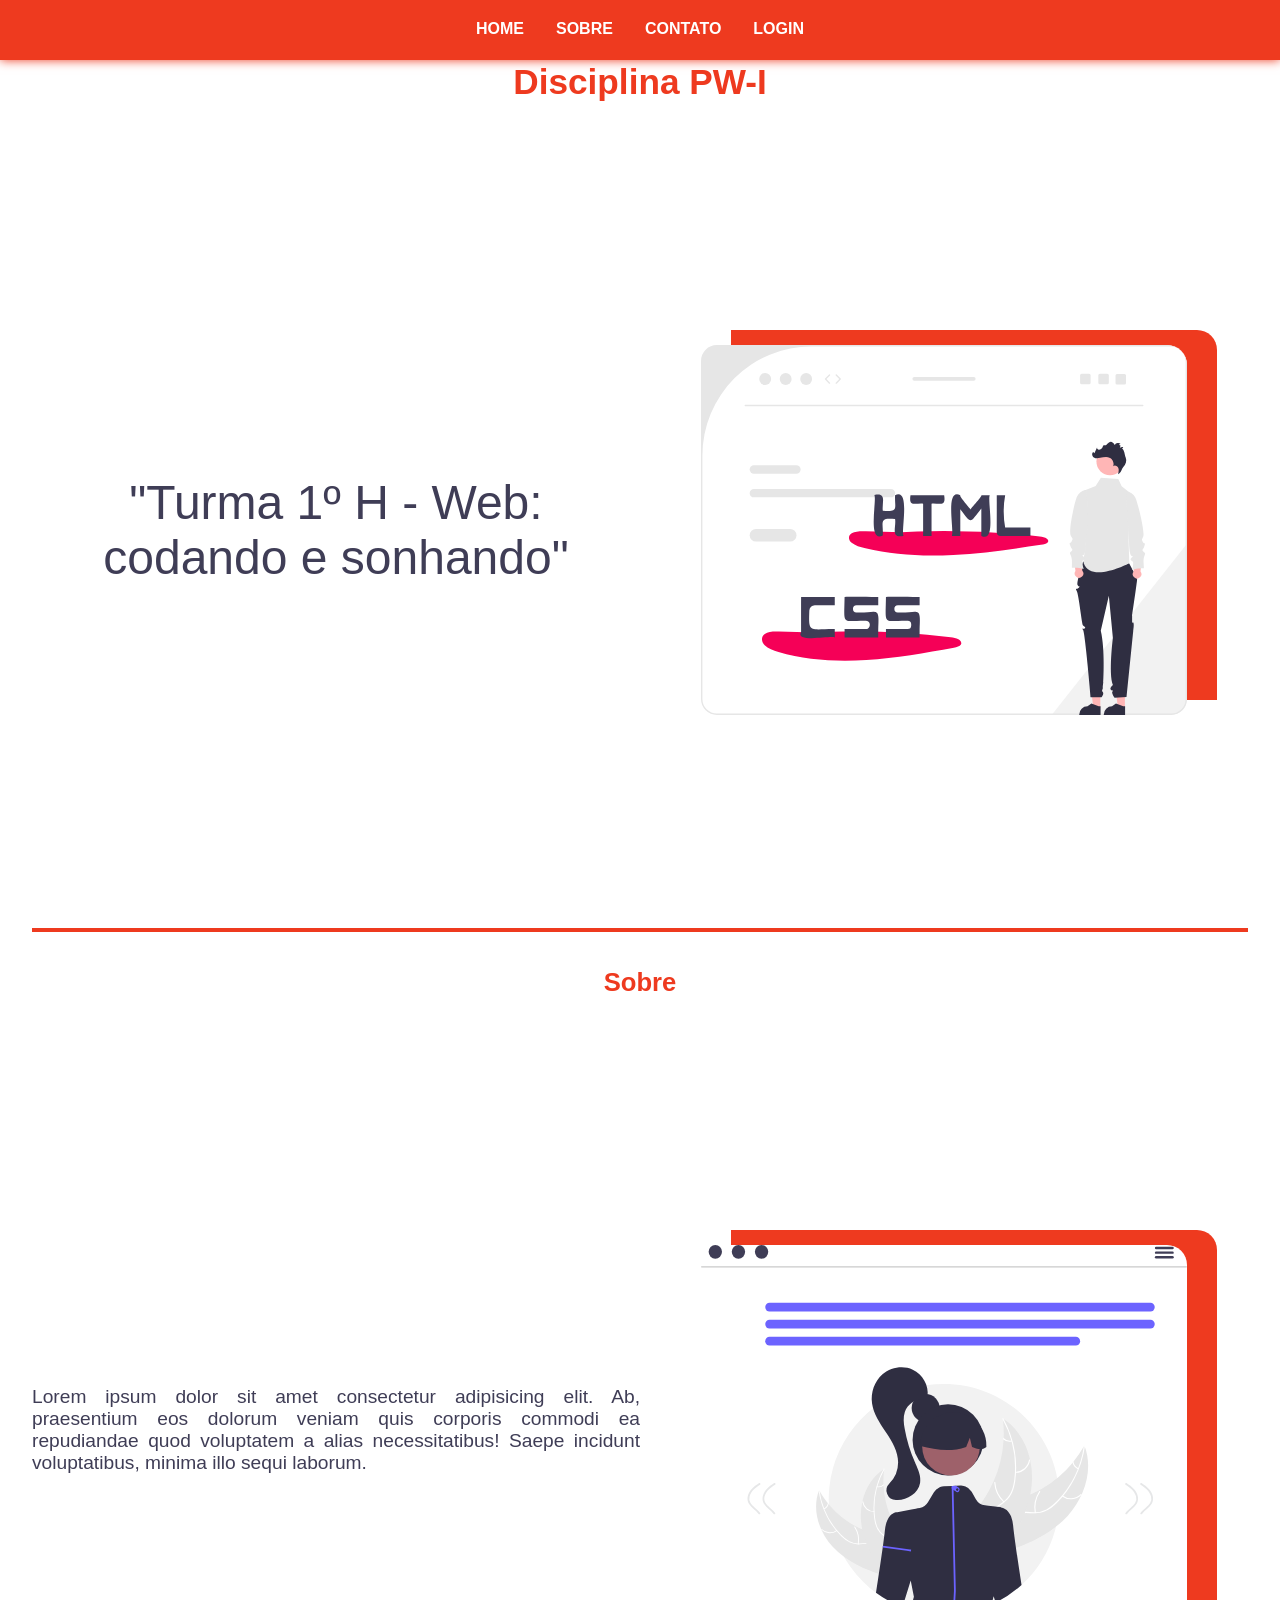
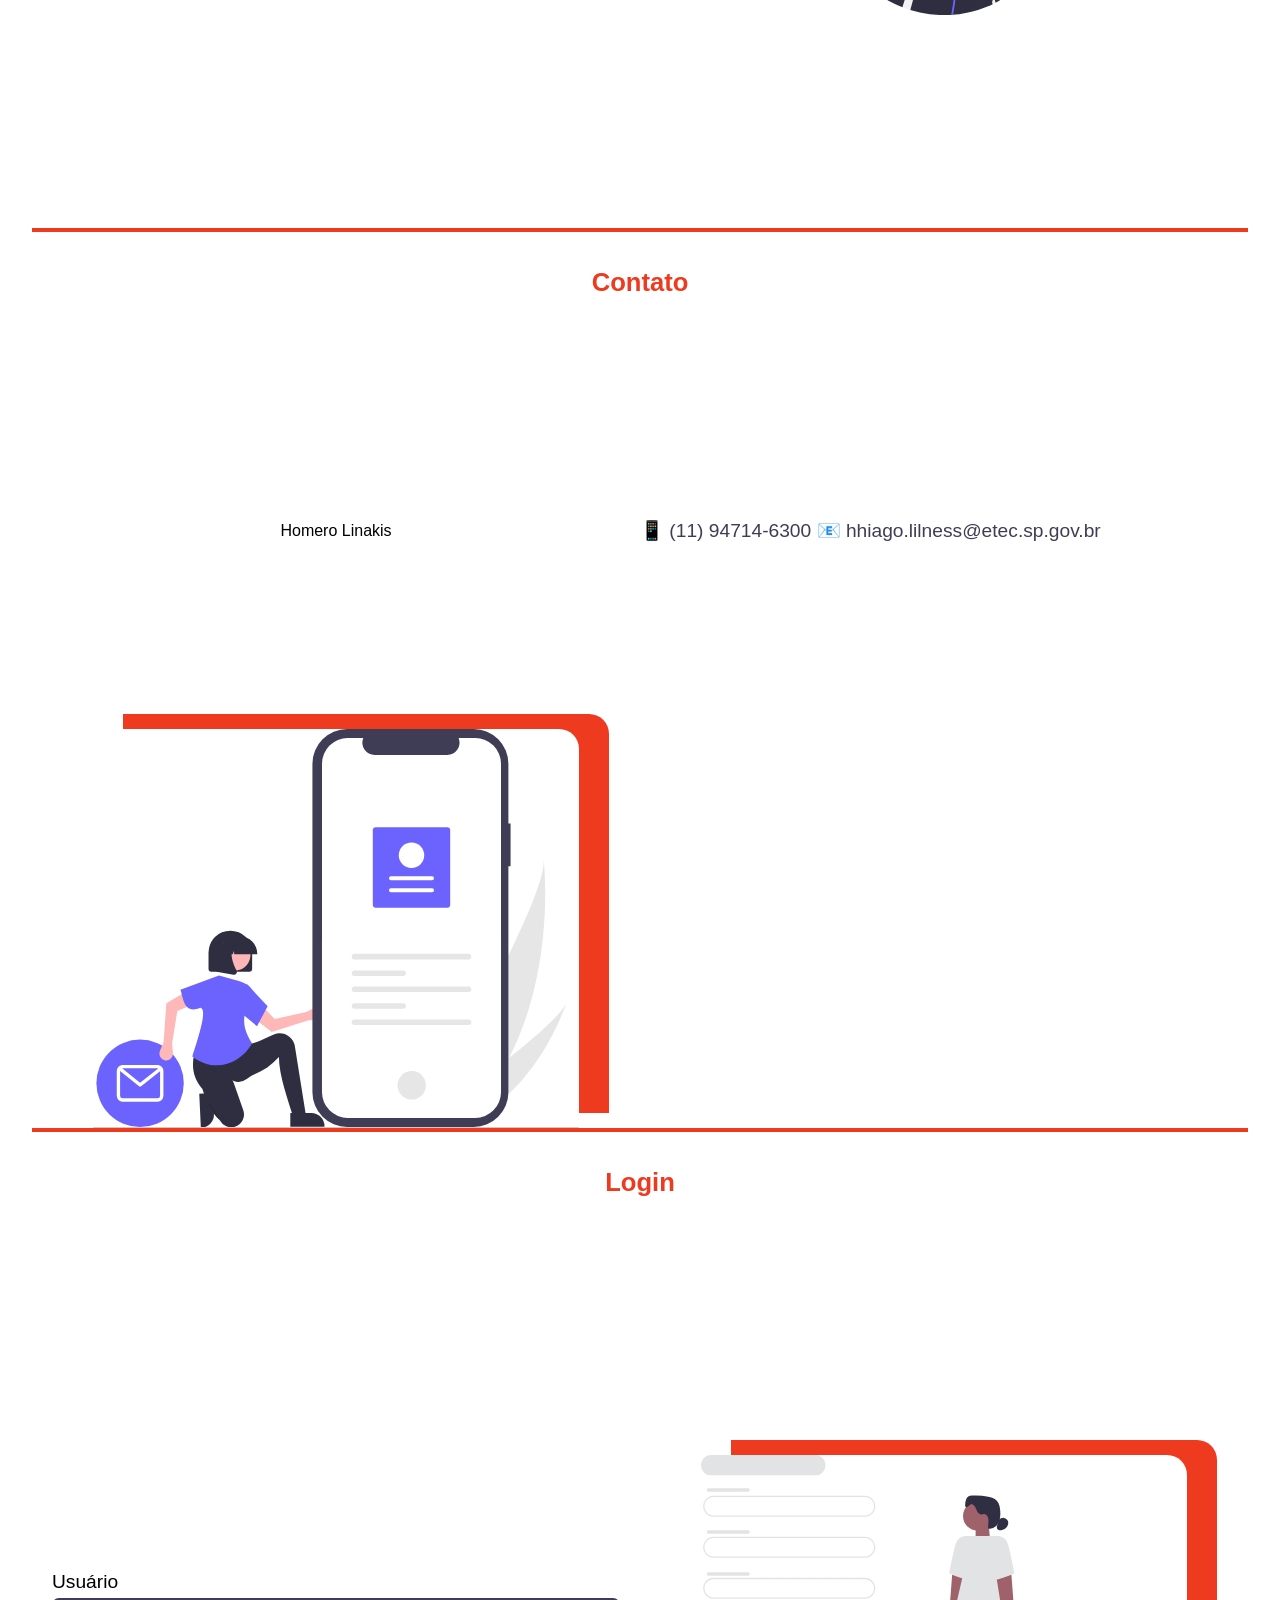
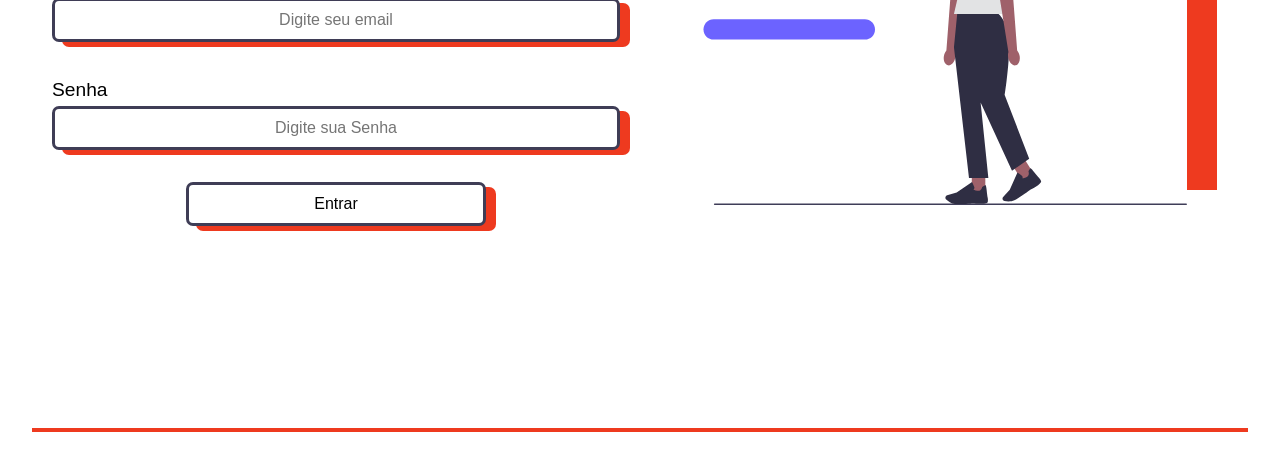
<file: listas/lista 10/index.html>
<!DOCTYPE html>
<html lang="pt-br">
<head>
    <meta charset="UTF-8">
    <meta name="viewport" content="width=device-width, initial-scale=1.0">
    <link rel="stylesheet" href="https://cdnjs.cloudflare.com/ajax/libs/font-awesome/6.7.2/css/all.min.css" integrity="sha512-Evv84Mr4kqVGRNSgIGL/F/aIDqQb7xQ2vcrdIwxfjThSH8CSR7PBEakCr51Ck+w+/U6swU2Im1vVX0SVk9ABhg==" 
    crossorigin="anonymous" referrerpolicy="no-referrer" />
    <link rel="stylesheet" href="style.css">
    <title>Document</title>
</head>
<body>
    <!--Cabeçalho com navegador-->
    <header>
        <label class="toggle" for="menu-toggle"><i class="fa-solid fa-bars"></i></label>
        <input type="checkbox" name="" id="menu-toggle">
        <nav>
            <label class="toggle" for="menu-toggle"><i class="fa-solid fa-xmark"></i></label>
            <ul>
                <a href="#home"><li>home</li></a>
                <a href="#about"><li>sobre</li></a>
                <a href="#contact"><li>contato</li></a>
                <a href="#login"><li>login</li></a>
            </ul>
        </nav>
    </header>
    <!--Conteudo principal da pagina-->
    <main>
        <section id="home">
            <h1>Disciplina PW-I</h1>
            <p>"Turma 1º H - Web: codando e sonhando"</p>
            <img src="./assets/undraw_static-website_x3tn.svg" alt="">
        </section>
        <section id="about">
            <h2>Sobre</h2>
            <p>Lorem ipsum dolor sit amet consectetur adipisicing elit. Ab, 
                praesentium eos dolorum veniam quis corporis commodi ea 
                repudiandae quod voluptatem a alias necessitatibus! 
                Saepe incidunt voluptatibus, minima illo sequi laborum.</p>
                <img src="./assets/undraw_about-me_5990.svg" alt="">
        </section>
        <section id="contact">
            <h2>Contato</h2>
            Homero Linakis <br>
            <p>
                📱 (11) 94714-6300
                📧 hhiago.lilness@etec.sp.gov.br
            </p>
            <img src="./assets/undraw_personal-email_hfut.svg" alt="">
        </section>

        <section id="login">
            <h2>Login</h2>
            <form action="" class="form-login">
                <label for="">Usuário</label>
                <input type="email" placeholder="Digite seu email">
                <label for="">Senha</label>
                <input type="password" placeholder="Digite sua Senha">
                <input type="button" value="Entrar">
            </form>
            <img src="./assets/undraw_sign-up_z2ku.svg" alt="">
        </section>
    </main>
</body>
</html>
</file>
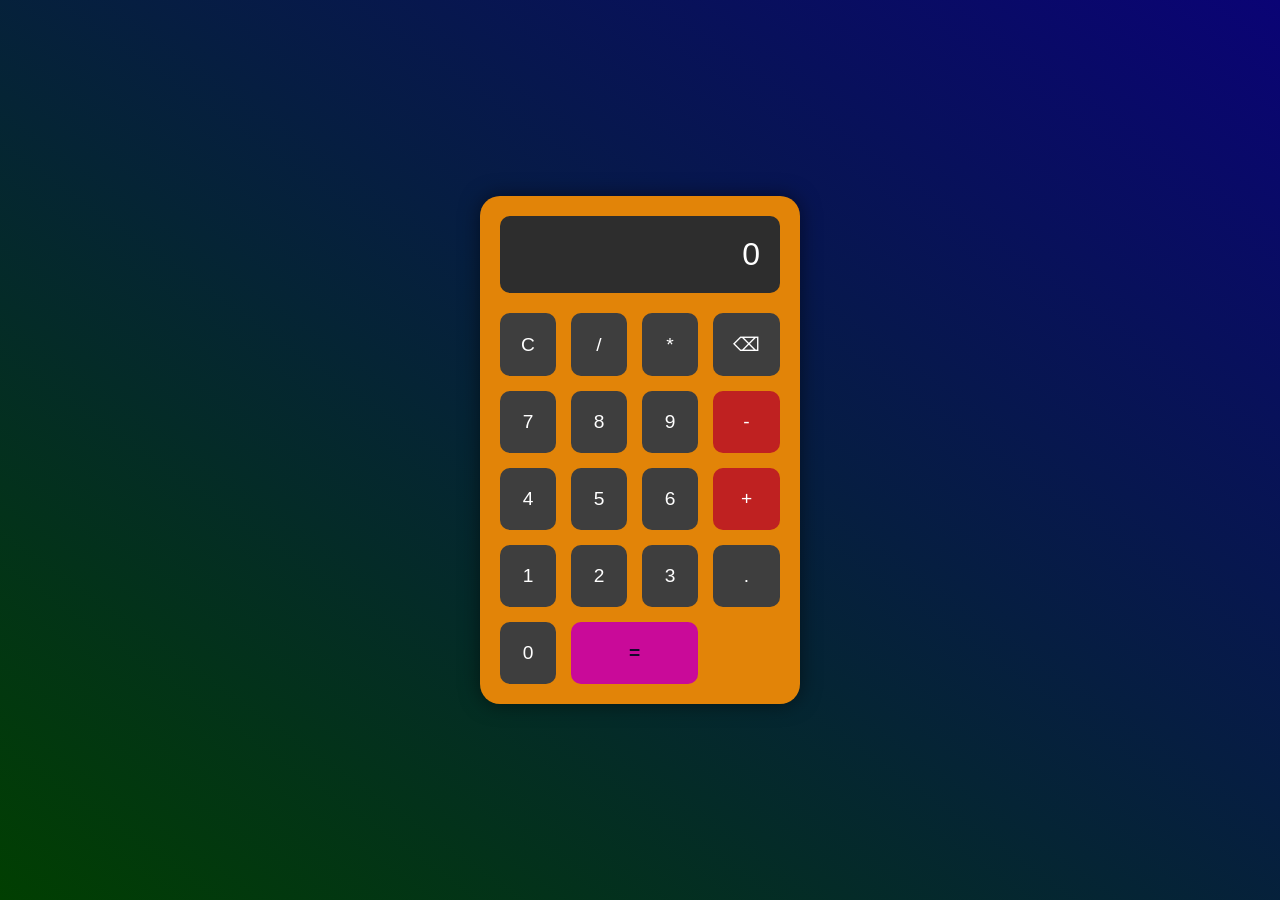
<file: pwI-lista-9/calculadora/index.html>
<!DOCTYPE html>
<html lang="pt-br">
<head>
    <meta charset="UTF-8">
    <meta name="viewport" content="width=device-width, initial-scale=1.0">
    <link rel="stylesheet" href="style.css">
    <title>Calculadora</title>
</head>
<body>
    
    <div class="calculator">
        <div class="display" id="display">0</div>
        <div class="buttons">
            <button>C</button>
            <button>/</button>
            <button>*</button>
            <button>⌫</button>

            <button>7</button>
            <button>8</button>
            <button>9</button>
            <button class="operator">-</button>

            <button>4</button>
            <button>5</button>
            <button>6</button>
            <button class="operator">+</button>

            <button>1</button>
            <button>2</button>
            <button>3</button>
            <button>.</button>

            <button>0</button>
            <button class="equal">=</button>
        </div>
    </div>

</body>
</html>
</file>
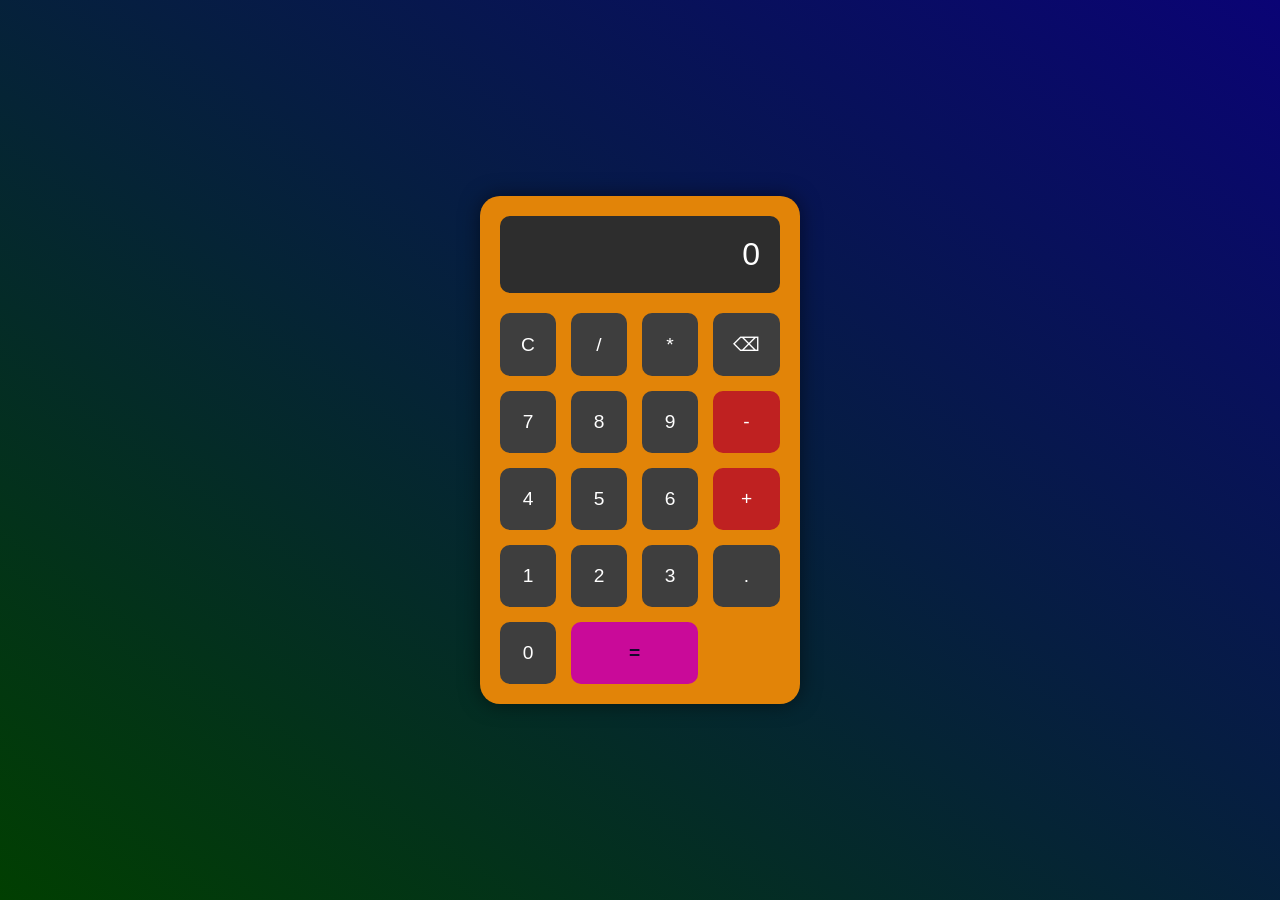
<file: html e css/calculadora.html>
<!DOCTYPE html>
<html lang="pt-br">
<head>
    <meta charset="UTF-8">
    <meta name="viewport" content="width=device-width, initial-scale=1.0">
    <link rel="stylesheet" href="style.css">
    <title>Calculadora</title>
</head>
<body>
    
    <div class="calculator">
        <div class="display" id="display">0</div>
        <div class="buttons">
            <button>C</button>
            <button>/</button>
            <button>*</button>
            <button>⌫</button>

            <button>7</button>
            <button>8</button>
            <button>9</button>
            <button class="operator">-</button>

            <button>4</button>
            <button>5</button>
            <button>6</button>
            <button class="operator">+</button>

            <button>1</button>
            <button>2</button>
            <button>3</button>
            <button>.</button>

            <button>0</button>
            <button class="equal">=</button>
        </div>
    </div>

</body>
</html>
</file>
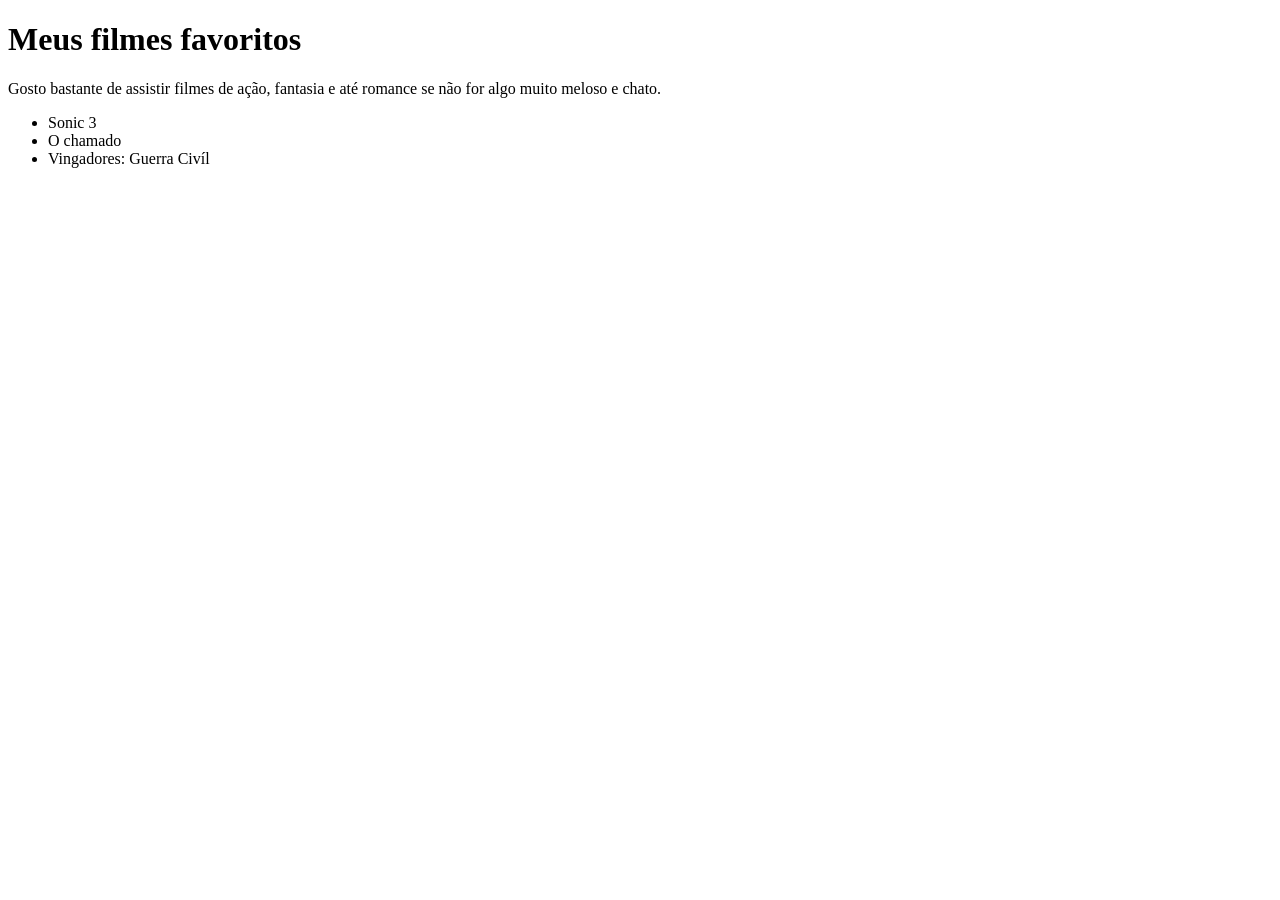
<file: html e css/l2e3.html>
<!DOCTYPE html>
<html lang="en">
<head>
    <meta charset="UTF-8">
    <meta name="viewport" content="width=device-width, initial-scale=1.0">
    <title>Document</title>
</head>
<body>
    <h1>Meus filmes favoritos</h1>
<p>Gosto bastante de assistir filmes de ação, fantasia e até romance se não for algo muito meloso e chato.</p>
<ul>
    <li>Sonic 3</li>
    <li>O chamado</li>
    <li>Vingadores: Guerra Civíl</li>
</ul>
</body>
</html>
</file>
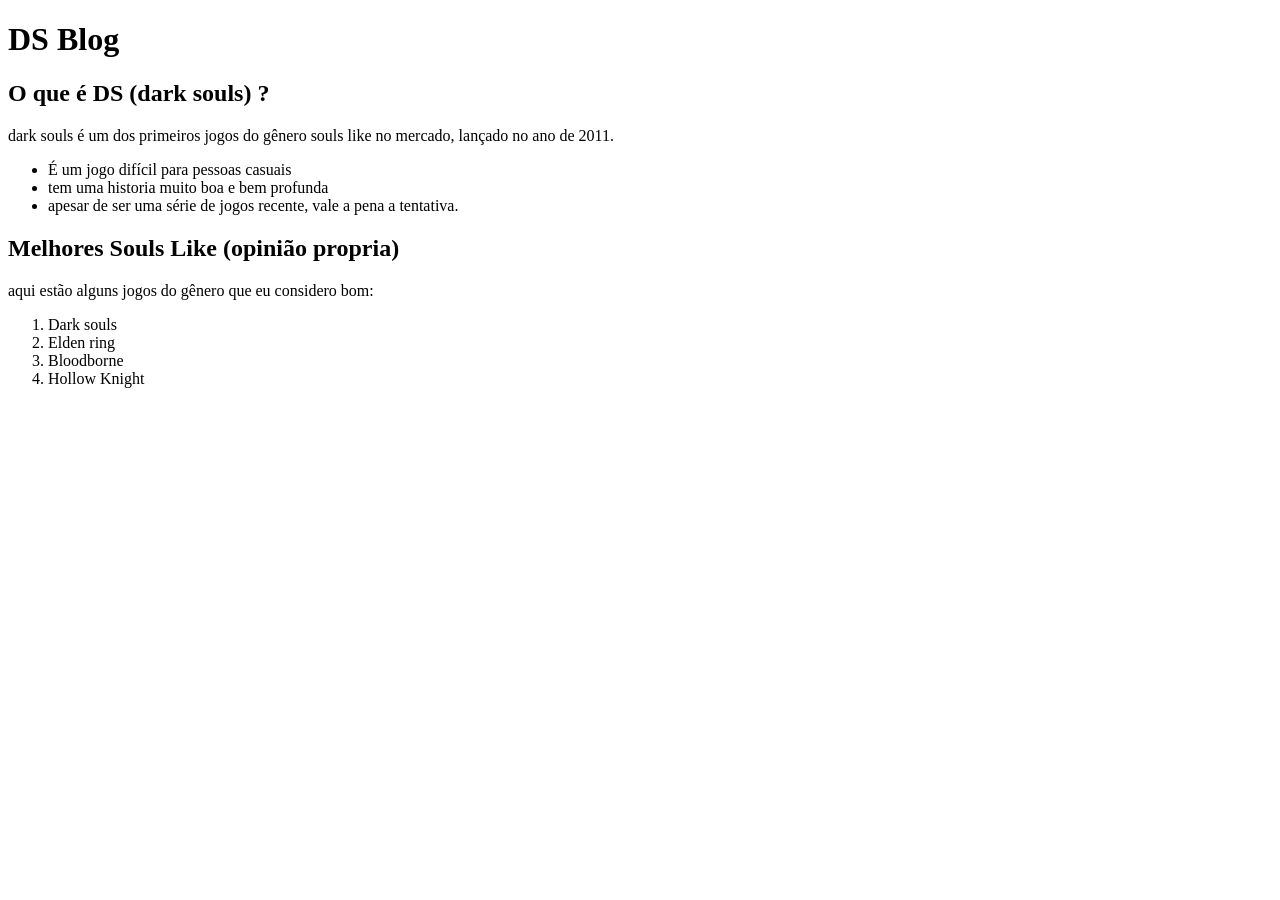
<file: html e css/l2e4.html>
<!DOCTYPE html>
<html lang="en">
<head>
    <meta charset="UTF-8">
    <meta name="viewport" content="width=device-width, initial-scale=1.0">
    <title>Document</title>
</head>
<body>
    <h1>DS Blog</h1>

<h2>O que é DS (dark souls) ?</h2>
<p>dark souls é um dos primeiros jogos do gênero souls like no mercado, lançado no ano de 2011.</p>
<ul>
    <li>É um jogo difícil para pessoas casuais</li>
    <li>tem uma historia muito boa e bem profunda</li>
    <li>apesar de ser uma série de jogos recente, vale a pena a tentativa.</li>
</ul>

<h2>Melhores Souls Like (opinião propria)</h2>
<p>aqui estão alguns jogos do gênero que eu considero bom:</p>
<ol>
    <li>Dark souls </li>
    <li>Elden ring</li>
    <li>Bloodborne</li>
    <li>Hollow Knight</li>
</ol>
</body>
</html>
</file>
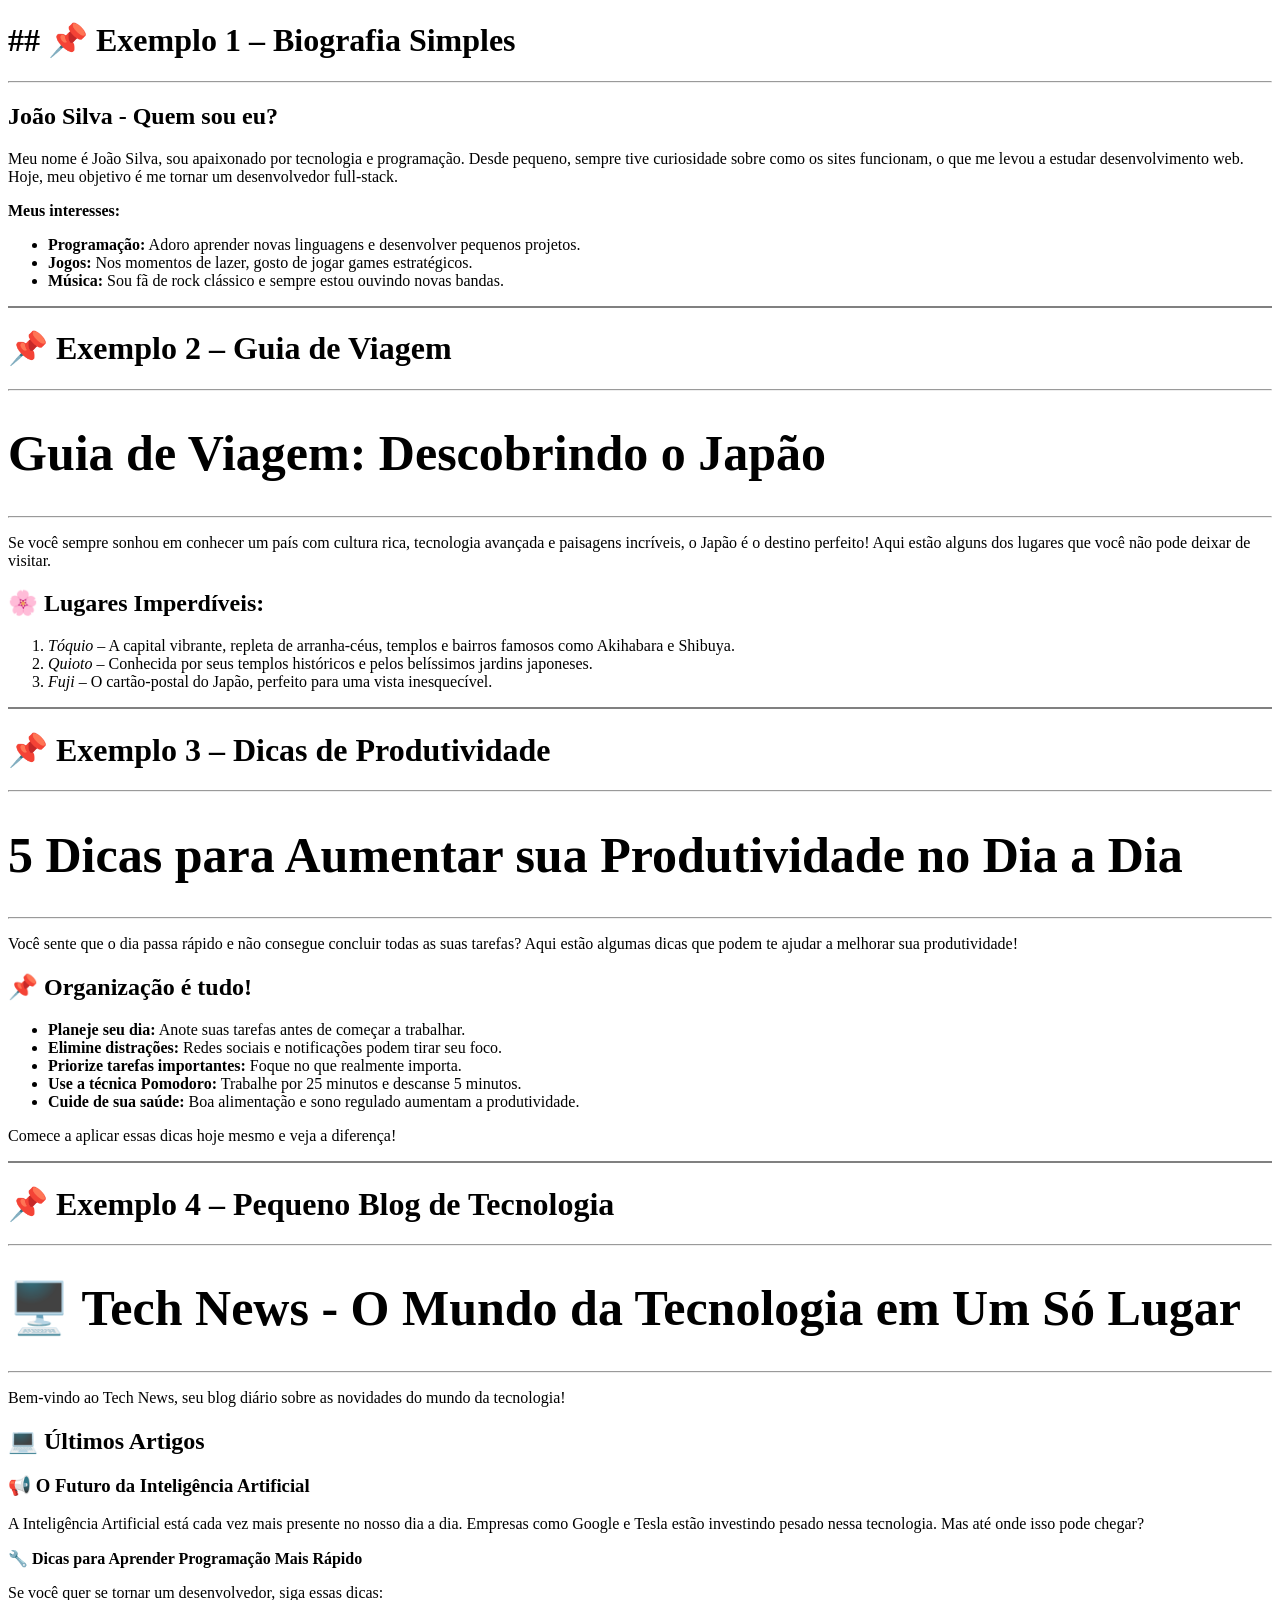
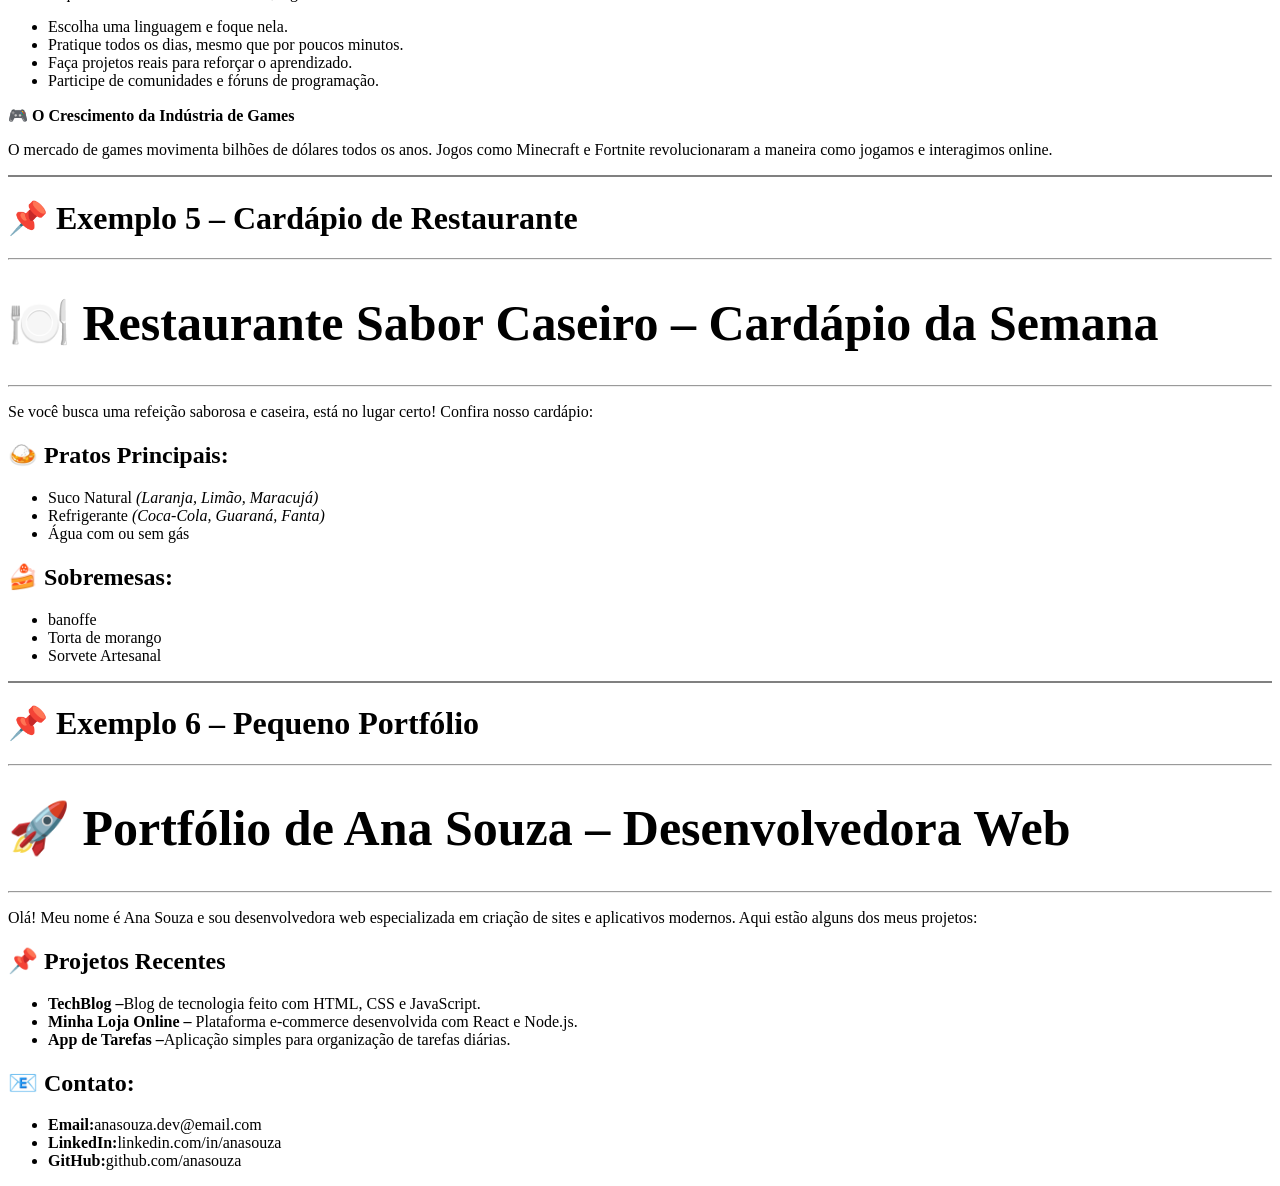
<file: html e css/l3.html>
<!DOCTYPE html>
<html lang="pt-BR">

<head>
    <meta charset="UTF-8">
    <meta name="viewport" content="width=device-width, initial-scale=1.0">
    <title>lista 3</title>
</head>

<body>
    <h1>## 📌 Exemplo 1 – Biografia Simples </h1>
    <hr>
    <h2>João Silva - Quem sou eu?</h2>
    <p>Meu nome é João Silva, sou apaixonado por tecnologia e programação. Desde pequeno, sempre tive curiosidade sobre
        como os sites funcionam, o que me levou a estudar desenvolvimento web. Hoje, meu objetivo é me tornar um
        desenvolvedor full-stack.</p>
    <strong>Meus interesses:</strong> <!--strong para deixar em negrito-->
    <ul>
        <li><strong>Programação:</strong> Adoro aprender novas linguagens e desenvolver pequenos projetos.</li>
        <li><strong>Jogos:</strong> Nos momentos de lazer, gosto de jogar games estratégicos.</li>
        <li><strong>Música:</strong> Sou fã de rock clássico e sempre estou ouvindo novas bandas.</li>
    </ul>
    <hr style="height:2px;border-width:0;color:grey;background-color: grey;">
    <!--aqui o border-width serve para medir a largura da borda-->
    <h1>📌 Exemplo 2 – Guia de Viagem</h1>
    <hr>
    <h1 style="font-size: 50px;">Guia de Viagem: Descobrindo o Japão</h1>
    <hr>
    <p>Se você sempre sonhou em conhecer um país com cultura rica, tecnologia avançada e paisagens incríveis, o Japão é
        o destino perfeito! Aqui estão alguns dos lugares que você não pode deixar de visitar.</p>
    <h2>🌸 Lugares Imperdíveis:</h2>
    <!--a tag ol serve para as listas ficarem númeradas-->
    <ol>
        <li><em>Tóquio –</em> A capital vibrante, repleta de arranha-céus, templos e bairros famosos como Akihabara e
            Shibuya.</li>
        <li><em>Quioto –</em> Conhecida por seus templos históricos e pelos belíssimos jardins japoneses.</li>
        <li><em>Fuji –</em> O cartão-postal do Japão, perfeito para uma vista inesquecível.</li>
        <!--a tag em para itálico-->
    </ol>
    <hr style="height:2px;border-width:0;color:grey;background-color: grey;">
    <h1>📌 Exemplo 3 – Dicas de Produtividade</h1>
    <hr>
    <h1 style="font-size: 50px;">5 Dicas para Aumentar sua Produtividade no Dia a Dia</h1>
    <hr>
    <p>Você sente que o dia passa rápido e não consegue concluir todas as suas tarefas? Aqui estão algumas dicas que
        podem te ajudar a melhorar sua produtividade!</p>
    <h2>📌 Organização é tudo!</h2>
    <ul>
        <li><b>Planeje seu dia:</b> Anote suas tarefas antes de começar a trabalhar.</li>
        <li><b>Elimine distrações:</b> Redes sociais e notificações podem tirar seu foco.</li>
        <li><b>Priorize tarefas importantes:</b> Foque no que realmente importa.</li>
        <li><b>Use a técnica Pomodoro:</b> Trabalhe por 25 minutos e descanse 5 minutos.</li>
        <li><b>Cuide de sua saúde:</b> Boa alimentação e sono regulado aumentam a produtividade.</li>
    </ul>
    <!--tag b faz o mesmo que a strong-->
    <p>Comece a aplicar essas dicas hoje mesmo e veja a diferença!</p>
    <hr style="height:2px;border-width:0;color:grey;background-color: grey;">
    <h1>📌 Exemplo 4 – Pequeno Blog de Tecnologia</h1>
    <hr>
    <h1 style="font-size: 50px;">🖥️ Tech News - O Mundo da Tecnologia em Um Só Lugar</h1>
    <hr>
    <p>Bem-vindo ao Tech News, seu blog diário sobre as novidades do mundo da tecnologia!</p>
    <h2>💻 Últimos Artigos</h2>
    <h3>📢 O Futuro da Inteligência Artificial</h3>
    <p>A Inteligência Artificial está cada vez mais presente no nosso dia a dia. Empresas como Google e Tesla estão
        investindo pesado nessa tecnologia. Mas até onde isso pode chegar?</p>
    <p><b>🔧 Dicas para Aprender Programação Mais Rápido</b></p>
    <p>Se você quer se tornar um desenvolvedor, siga essas dicas:</p>
    <ul>
        <li>Escolha uma linguagem e foque nela.</li>
        <li>Pratique todos os dias, mesmo que por poucos minutos.</li>
        <li>Faça projetos reais para reforçar o aprendizado.</li>
        <li>Participe de comunidades e fóruns de programação.</li>
    </ul>
    <p><b>🎮 O Crescimento da Indústria de Games</b></p>
    <p>O mercado de games movimenta bilhões de dólares todos os anos. Jogos como Minecraft e Fortnite revolucionaram a
        maneira como jogamos e interagimos online.</p>
    <hr style="height:2px;border-width:0;color:grey;background-color: grey;">
    <h1>📌 Exemplo 5 – Cardápio de Restaurante</h1>
    <hr>
    <h1 style="font-size: 50px;">🍽️ Restaurante Sabor Caseiro – Cardápio da Semana</h1>
    <hr>
    <p>Se você busca uma refeição saborosa e caseira, está no lugar certo! Confira nosso cardápio:</p>
    <h2><b>🍛 Pratos Principais:</b></h2>
    <ul>
        <li>Suco Natural <em>(Laranja, Limão, Maracujá)</em></li>
        <li>Refrigerante <em>(Coca-Cola, Guaraná, Fanta)</em></li>
        <li>Água com ou sem gás</li>
    </ul>
    <h2><b>🍰 Sobremesas:</b></h2>
    <ul>
        <li>banoffe</li>
        <li>Torta de morango</li>
        <li>Sorvete Artesanal</li>
    </ul>
    <hr style="height:2px;border-width:0;color:grey;background-color: grey;">
    <h1>📌 Exemplo 6 – Pequeno Portfólio</h1>
    <hr>
    <h1 style="font-size: 50px;">🚀 Portfólio de Ana Souza – Desenvolvedora Web</h1>
    <hr>
    <p>Olá! Meu nome é Ana Souza e sou desenvolvedora web especializada em criação de sites e aplicativos modernos. Aqui estão alguns dos meus projetos:</p>
    <h2>📌 Projetos Recentes</h2>
    <ul>
        <li><b>TechBlog –</b>Blog de tecnologia feito com HTML, CSS e JavaScript.</li>
        <li><b>Minha Loja Online – </b>Plataforma e-commerce desenvolvida com React e Node.js.</li>
        <li><b>App de Tarefas –</b>Aplicação simples para organização de tarefas diárias.</li>
    </ul>
    <h2>📧 Contato:</h2>
    <ul>
        <li><b>Email:</b>anasouza.dev@email.com  </li>
        <li><b>LinkedIn:</b>linkedin.com/in/anasouza</li>
        <li><b>GitHub:</b>github.com/anasouza</li>
    </ul>
</body>

</html
</file>
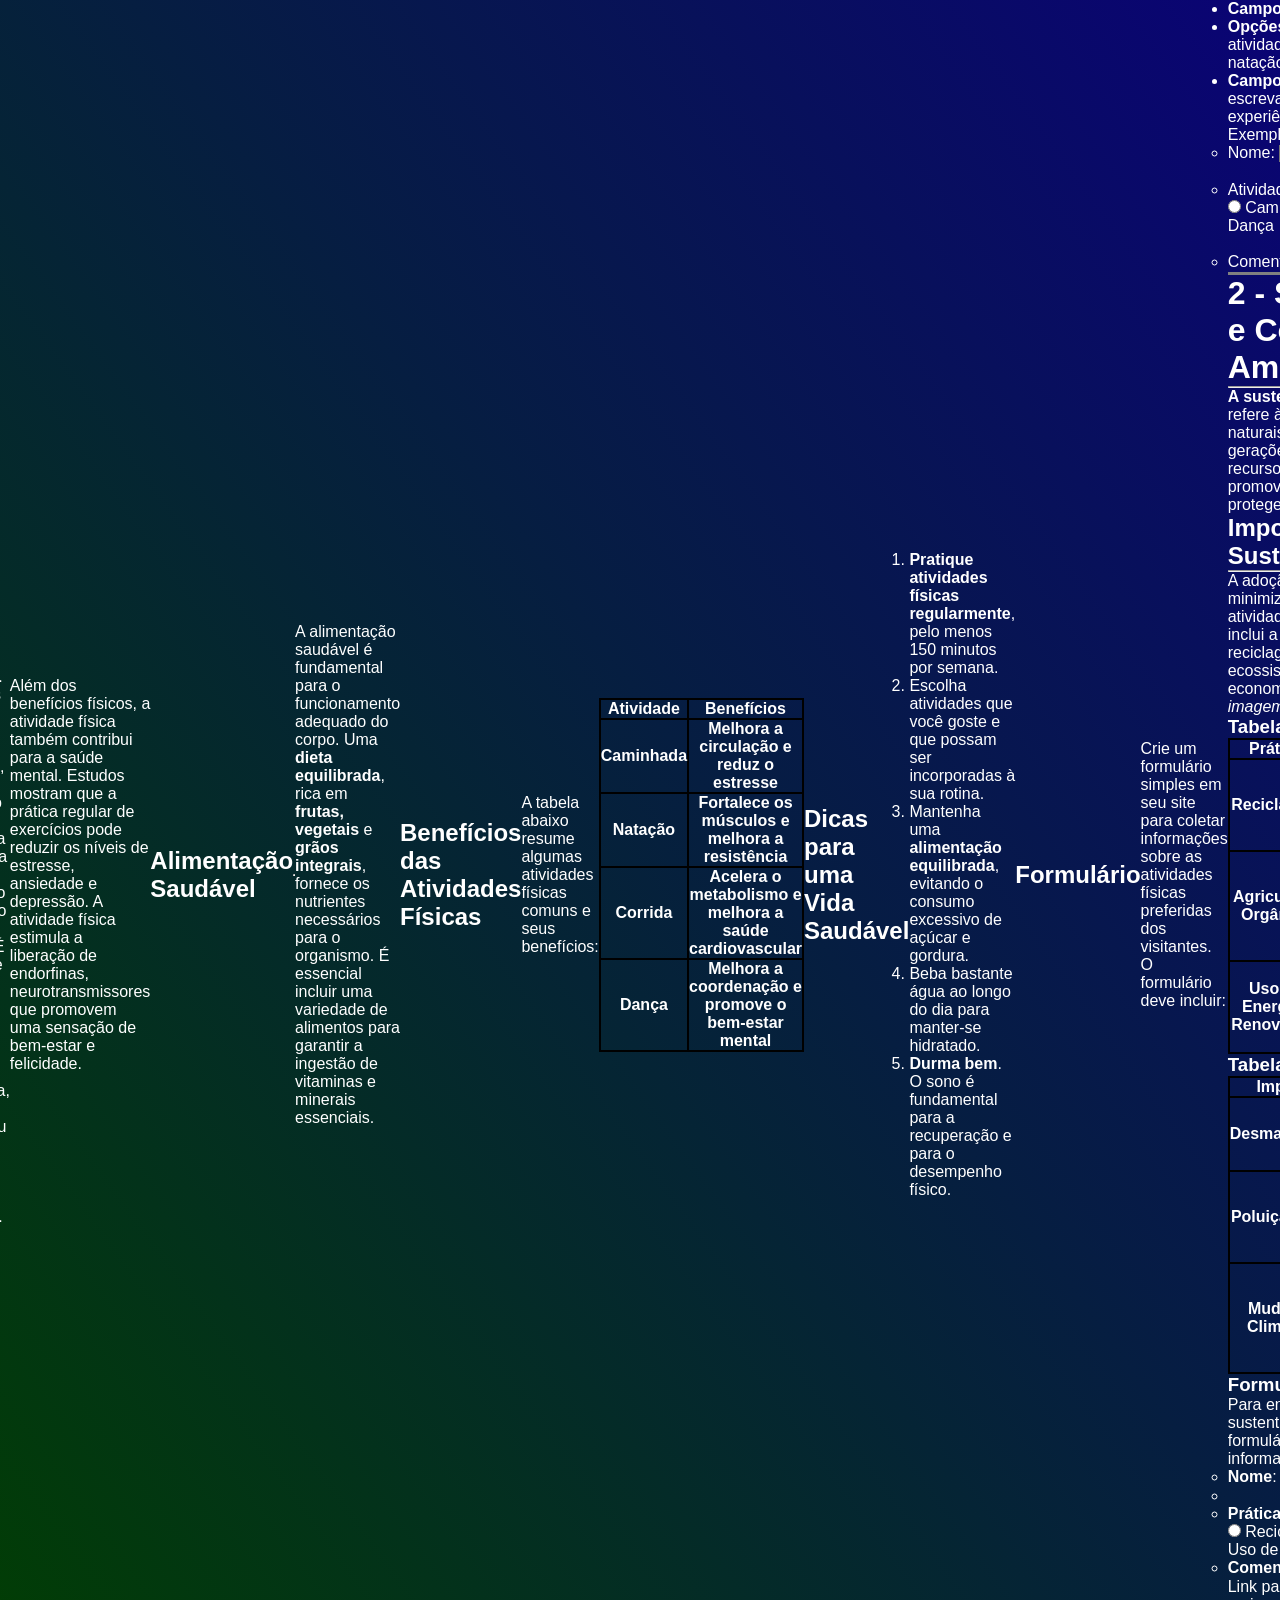
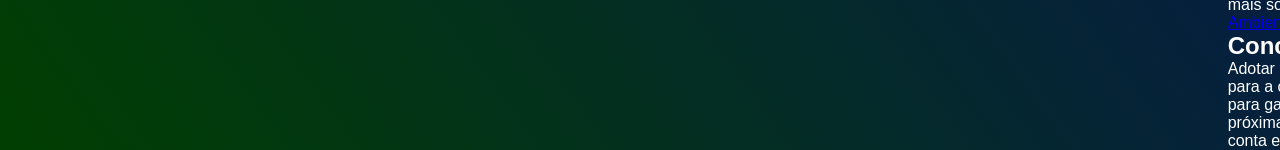
<file: html e css/l4.html>
<!DOCTYPE html>
<html lang="pt-BR">

<head>
    <meta charset="UTF-8">
    <meta name="viewport" content="width=device-width, initial-scale=1.0">
    <title>Document</title>
    <link rel="stylesheet" href="style.css">
</head>

<body>
    <style>
        table,
        th,
        td {
            border: 2px solid black;
            border-collapse: collapse;
        }

        body {
            font-family: 'Gill Sans', 'Gill Sans MT', Calibri, 'Trebuchet MS', sans-serif;
            background-color: rgb(0, 0, 0);
            color: rgb(255, 255, 255);
        }
    </style>
    <h1><strong>1 - Importância da Atividade Física e Alimentação Saudável</strong></h1>
    <hr>
    <p>A prática de atividades físicas é essencial para manter a saúde e o bem-estar. Exercícios regulares trazem
        diversos benefícios, como a prevenção de doenças, a melhora na qualidade de vida e o controle do peso corporal.
        É importante escolher uma atividade que você goste, como caminhada, corrida, natação ou dança, para que se torne
        um hábito prazeroso.</p>

    <p>Além dos benefícios físicos, a atividade física também contribui para a saúde mental. Estudos mostram que a
        prática regular de exercícios pode reduzir os níveis de estresse, ansiedade e depressão. A atividade física
        estimula a liberação de endorfinas, neurotransmissores que promovem uma sensação de bem-estar e felicidade.</p>
    <h2><b>Alimentação Saudável</b></h2>
    <hr>
    <p>A alimentação saudável é fundamental para o funcionamento adequado do corpo. Uma <b>dieta equilibrada</b>, rica
        em <b>frutas, vegetais</b> e <b>grãos integrais</b>, fornece os nutrientes necessários para o organismo. É
        essencial incluir uma variedade de alimentos para garantir a ingestão de vitaminas e minerais essenciais.</p>
    <h2><b>Benefícios das Atividades Físicas</b></h2>
    <p>A tabela abaixo resume algumas atividades físicas comuns e seus benefícios:</p>

    <table>
        <tr>
            <th><b>Atividade</b></th>
            <th><b>Benefícios</b></th>
        </tr>
        <tr>
            <th>Caminhada</th>
            <th>Melhora a circulação e reduz o estresse</th>
        </tr>
        <tr>
            <th>Natação</th>
            <th>Fortalece os músculos e melhora a resistência</th>
        </tr>
        <tr>
            <th>Corrida</th>
            <th>Acelera o metabolismo e melhora a saúde cardiovascular</th>
        </tr>
        <tr>
            <th>Dança</th>
            <th>Melhora a coordenação e promove o bem-estar mental</th>
        </tr>
    </table>
    <h2>Dicas para uma Vida Saudável</h2>
    <ol>
        <li><b>Pratique atividades físicas regularmente</b>, pelo menos 150 minutos por semana.</li>
        <li>Escolha atividades que você goste e que possam ser incorporadas à sua rotina.</li>
        <li>Mantenha uma <b>alimentação equilibrada</b>, evitando o consumo excessivo de açúcar e gordura.</li>
        <li>Beba bastante água ao longo do dia para manter-se hidratado.</li>
        <li><b>Durma bem</b>. O sono é fundamental para a recuperação e para o desempenho físico.</li>
    </ol>
    <h2>Formulário</h2>
    <p>Crie um formulário simples em seu site para coletar informações sobre as atividades físicas preferidas dos
        visitantes. O formulário deve incluir: </p>
    <ul>
        <li><b>Campo de texto</b> para o nome do usuário.</li>
        <li><b>Opções de radio buttons</b> para selecionar a atividade física favorita (caminhada, corrida, natação,
            dança).</li>
        <li><b>Campo de texto</b> para que o usuário escreva um breve comentário sobre a sua experiência com a atividade
            escolhida.</li>
        <p>Exemplo de estrutura do formulário: </p>
        <ul>
            <li>Nome: <input type="text"></li>
            <br>
            <li>Atividade Física Preferida: <form>
                    <label>
                        <input type="radio" name="atividade" value="caminhada"> Caminhada
                    </label>

                    <label>
                        <input type="radio" name="atividade" value="corrida"> Corrida
                    </label>

                    <label>
                        <input type="radio" name="atividade" value="natacao"> Natação
                    </label>

                    <label>
                        <input type="radio" name="atividade" value="danca"> Dança
                    </label>
                </form>
            </li>
            <br>
            <li>Comentário: <input type="text"></li>
        </ul>
        <hr style="height:3px;border-width:0;color:grey;background-color: grey;">
        <h1><b>2 - Sustentabilidade e Conservação Ambiental</b></h1>
        <hr>
        <p><b>A sustentabilidade</b> é um conceito que se refere à utilização consciente dos recursos naturais, de forma
            a garantir que as gerações futuras tenham acesso a esses recursos. É fundamental adotar práticas que
            promovam a conservação ambiental para proteger o planeta e a biodiversidade.</p>
        <h2><b>Importância da Sustentabilidade</b></h2>
        <hr>
        <p>A adoção de práticas sustentáveis ajuda a minimizar os impactos negativos das atividades humanas no meio
            ambiente. Isso inclui a redução do consumo de recursos, a reciclagem de materiais, a preservação dos
            ecossistemas e a promoção de uma economia mais verde.</p>
        <p><em>imagem: praticas experimentais</em></p>
        <h3><b>Tabela 1: Práticas Sustentáveis</b></h3>
        <table>
            <tr>
                <th><b>Prática</b></th>
                <th><b>Descrição</b></th>
                <th><b>Benefícios</b></th>
            </tr>
            <tr>
                <th>Reciclagem</th>
                <th>Processo de transformar materiais para reutilização</th>
                <th>Reduz o desperdício e economiza recursos</th>
            </tr>
            <tr>
                <th>Agricultura Orgânica</th>
                <th>Cultivo de alimentos sem pesticidas e fertilizantes sintéticos</th>
                <th>Melhora a saúde do solo e da biodiversidade</th>
            </tr>
            <tr>
                <th>Uso de Energias Renováveis</th>
                <th>Utilização de fontes de energia como solar e eólica</th>
                <th>Diminui a dependência de combustíveis fósseis</th>
            </tr>
        </table>
        <h3>Tabela 2: Impactos Ambientais</h3>
        <table>
            <tr>
                <th><b>Impacto</b></th>
                <th><b>Causa</b></th>
                <th><b>Consequências</b></th>
            </tr>
            <tr>
                <th>Desmatamento</th>
                <th>Expansão agrícola e urbana</th>
                <th>Perda de biodiversidade e alterações climáticas</th>
            </tr>
            <tr>
                <th>Poluição do Ar</th>
                <th>Emissões de indústrias e veículos</th>
                <th>Problemas de saúde e degradação ambiental</th>
            </tr>
            <tr>
                <th>Mudanças Climáticas</th>
                <th>Emissão de gases de efeito estufa</th>
                <th>Aumento da temperatura global e eventos climáticos extremos</th>
            </tr>
        </table>
        <h3><b>Formulário</b></h3>
        <p>Para entender melhor as práticas sustentáveis na sua comunidade, crie um formulário simples que colete as
            seguintes informações:</p>
        <ul>
            <li><b>Nome</b>: <input type="text"></li>
            <li>
            <li><b>Prática Sustentável Preferida: </b>
                <form>
                    <label>
                        <input type="radio" name="atividade" value="caminhada"> Reciclagem
                    </label>

                    <label>
                        <input type="radio" name="atividade" value="corrida"> Agricultura Orgânica
                    </label>

                    <label>
                        <input type="radio" name="atividade" value="natacao"> Uso de Energias Renováveis
                    </label>
                </form>
            </li>
            <li><b>Comentários: </b><input type="text"></li>
        </ul>
        <p>Link para mais informações: Para saber mais sobre sustentabilidade, visite <a
                href="https://br.pinterest.com/pin/149322543893764650/" target="_blank">Instituto Ambiental.</a>
        </p>
        <h2><b>Conclusão</b></h2>
        <p>Adotar práticas sustentáveis é fundamental para a conservação do meio ambiente e para garantir um futuro
            melhor para as próximas gerações. Cada pequena ação conta e pode fazer a diferença!</p>

</body>
</head>

</html>
</file>
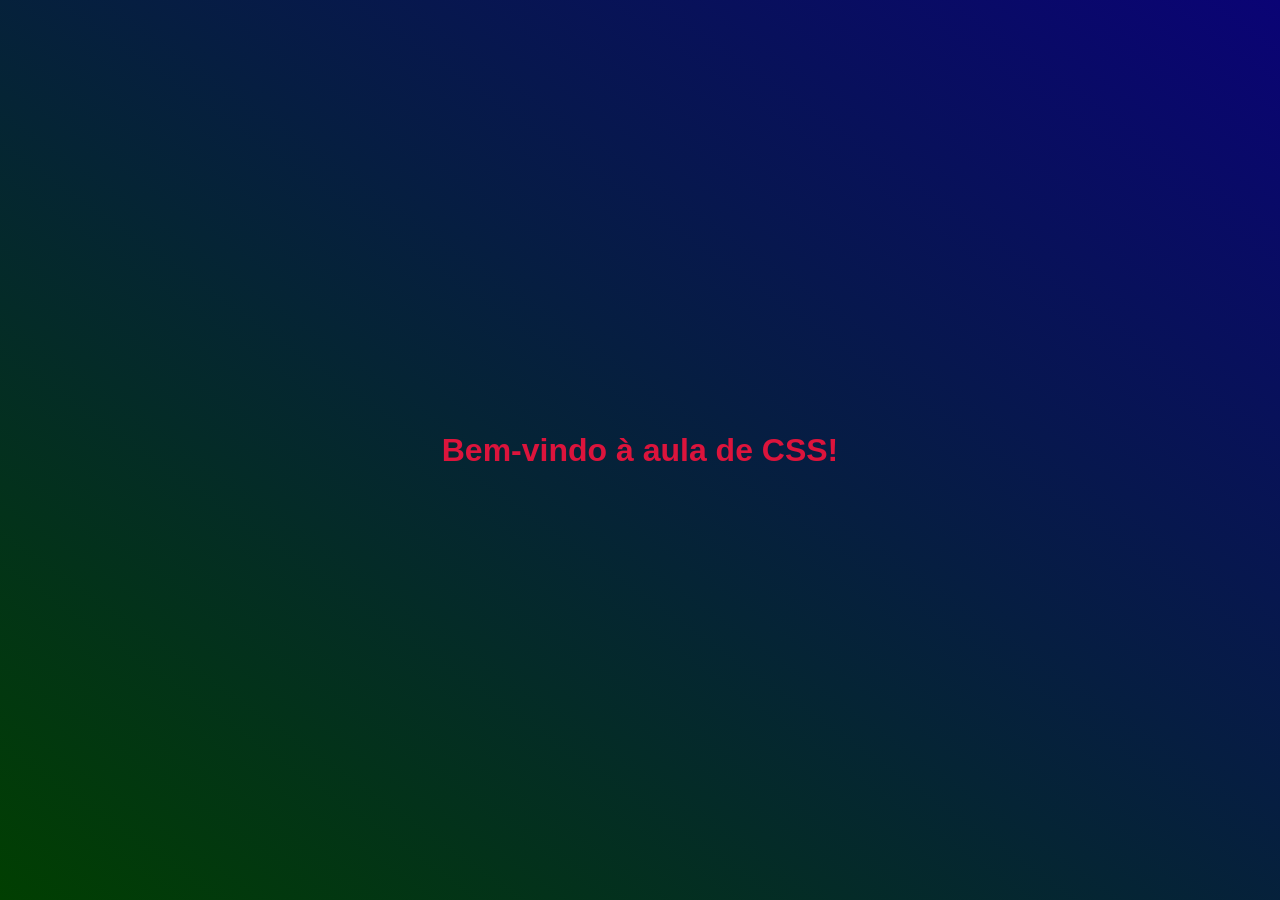
<file: html e css/l5e1.html>
<!DOCTYPE html>
<html lang="pt-BR">

<head>
    <meta charset="UTF-8">
    <meta name="viewport" content="width=device-width, initial-scale=1.0">
    <title>Exercício 1</title>
    <link rel="stylesheet" href="style.css">
</head>

<body>
    <style>
        body {
            background-color: blue;
        }

        h1 {
            color: crimson;
        }
    </style>
    <h1>Bem-vindo à aula de CSS!</h1>
</body>

</html>
</file>
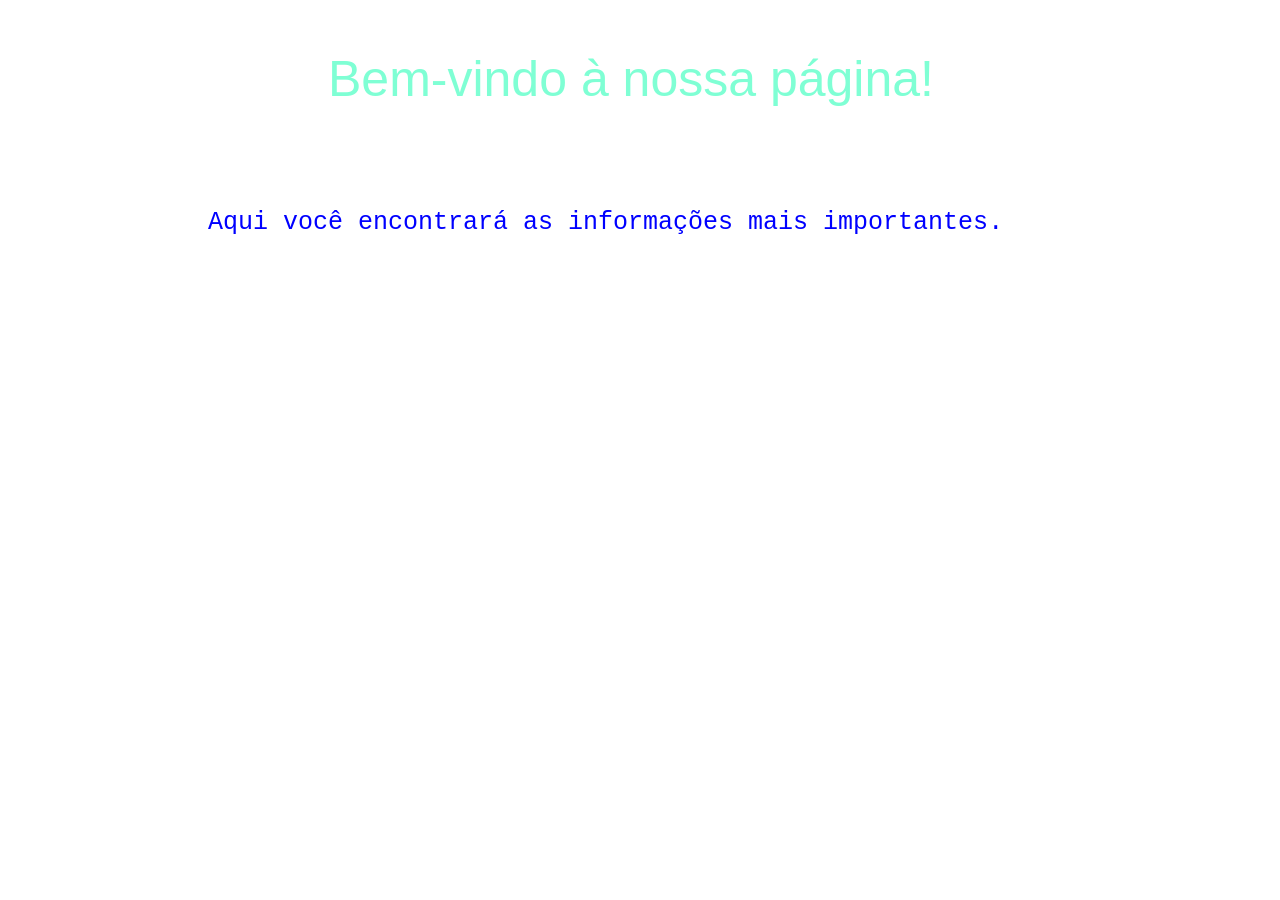
<file: html e css/l5e3.html>
<!DOCTYPE html>
<html lang="pt-BR">
<head>
  <meta charset="UTF-8">
  <meta name="viewport" content="width=device-width, initial-scale=1.0">
  <title>Exercício 3</title>
</head>
<body>
    <style>
        .intro{
            font-size: 50px;
            font-family: 'Franklin Gothic Medium', 'Arial Narrow', Arial, sans-serif;
            margin-bottom: 100px;
            color: aquamarine;
            padding-left: 320px ;
        }

        .descricao{
            color: blue;
            font-size: 25px;
            font-family: 'Courier New', Courier, monospace;
            padding-left: 200px;
        }
    </style>
  <p class="intro">Bem-vindo à nossa página!</p>
  <p class="descricao">Aqui você encontrará as informações mais importantes.</p>
</body>
</html>
</file>
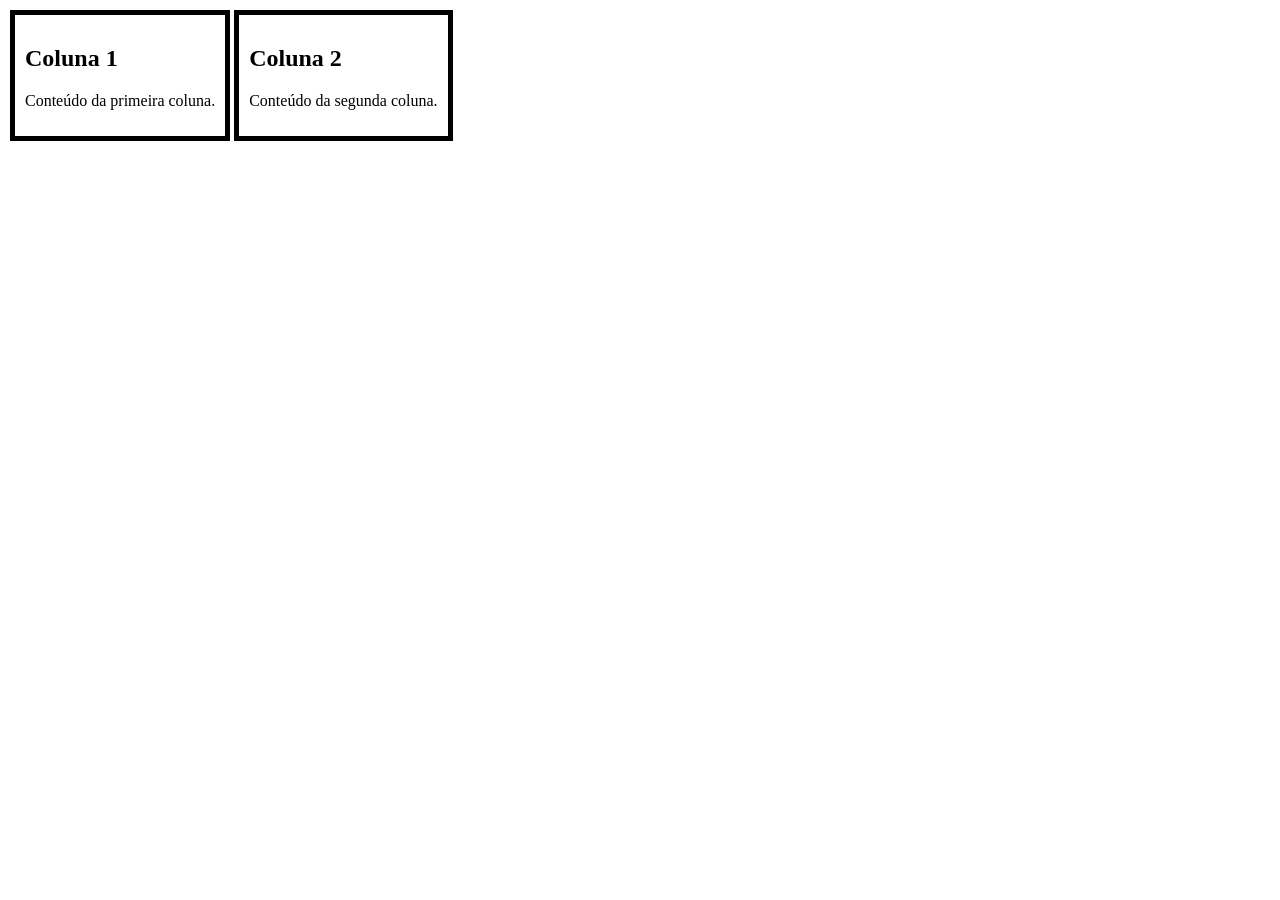
<file: html e css/l5e4.html>
<!DOCTYPE html>
<html lang="pt-BR">

<head>
  <meta charset="UTF-8">
  <meta name="viewport" content="width=device-width, initial-scale=1.0">
  <title>Exercício 4</title>
</head>

<body>
  <style>
    body {
      display: flex;
    }
    
    .coluna {
      padding: 10px;
      border: 5px solid;
      border-color: black;
      margin: 2px
    }
  </style>
  <div class="coluna">
    <h2>Coluna 1</h2>
    <p>Conteúdo da primeira coluna.</p>
  </div>
  <div class="coluna">
    <h2>Coluna 2</h2>
    <p>Conteúdo da segunda coluna.</p>
  </div>
</body>

</html>
</file>
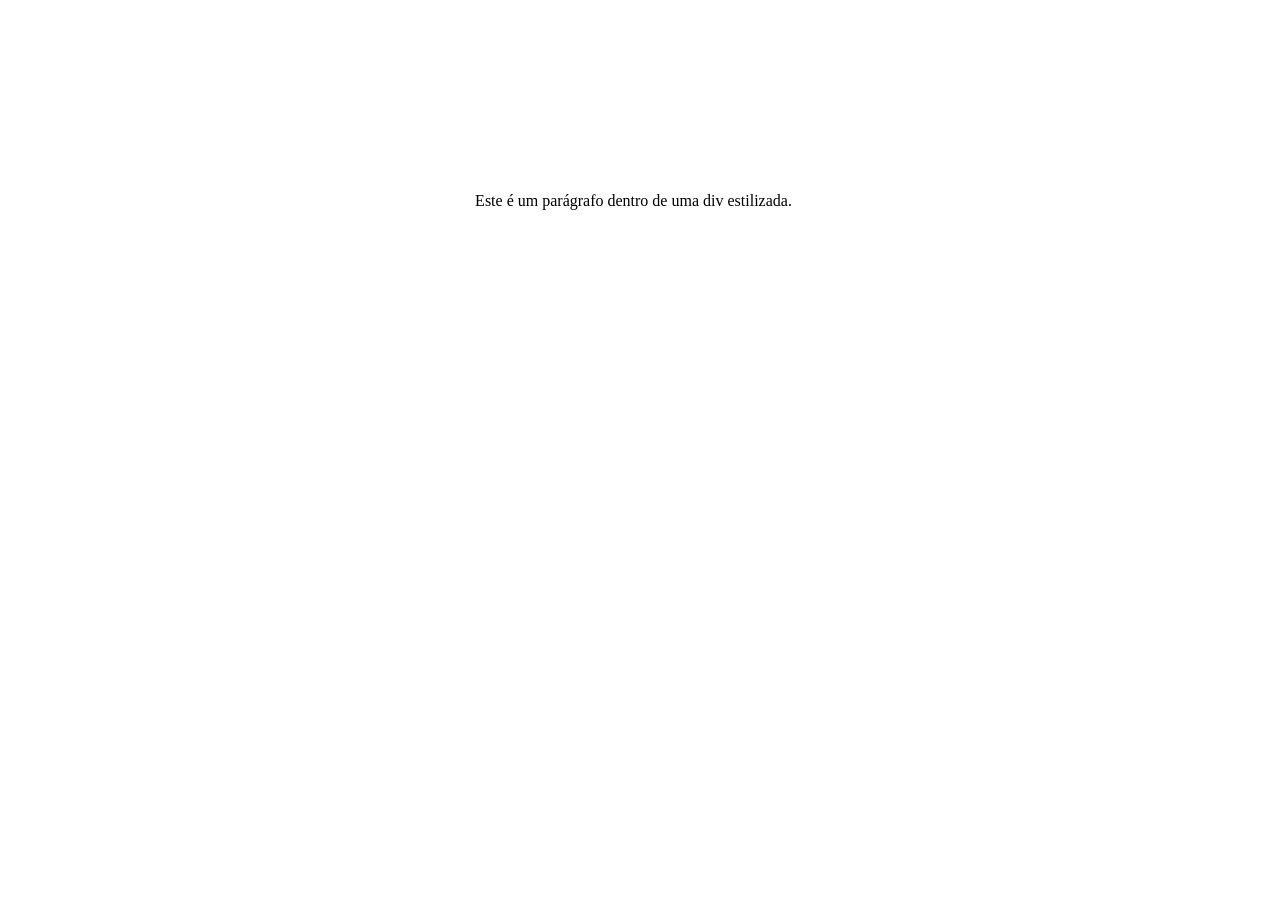
<file: html e css/l5e5.html>
<!DOCTYPE html>
<html lang="pt-BR">

<head>
    <meta charset="UTF-8">
    <meta name="viewport" content="width=device-width, initial-scale=1.0">
    <title>Exercício 5</title>
</head>

<body>
    <style>
        .caixa {
            margin-left: 33%;
            margin-top: 10%;
            padding: 50px;
        }
    </style>
    <div class="caixa">
        <p>Este é um parágrafo dentro de uma div estilizada.</p>
    </div>
</body>

</html>
</file>
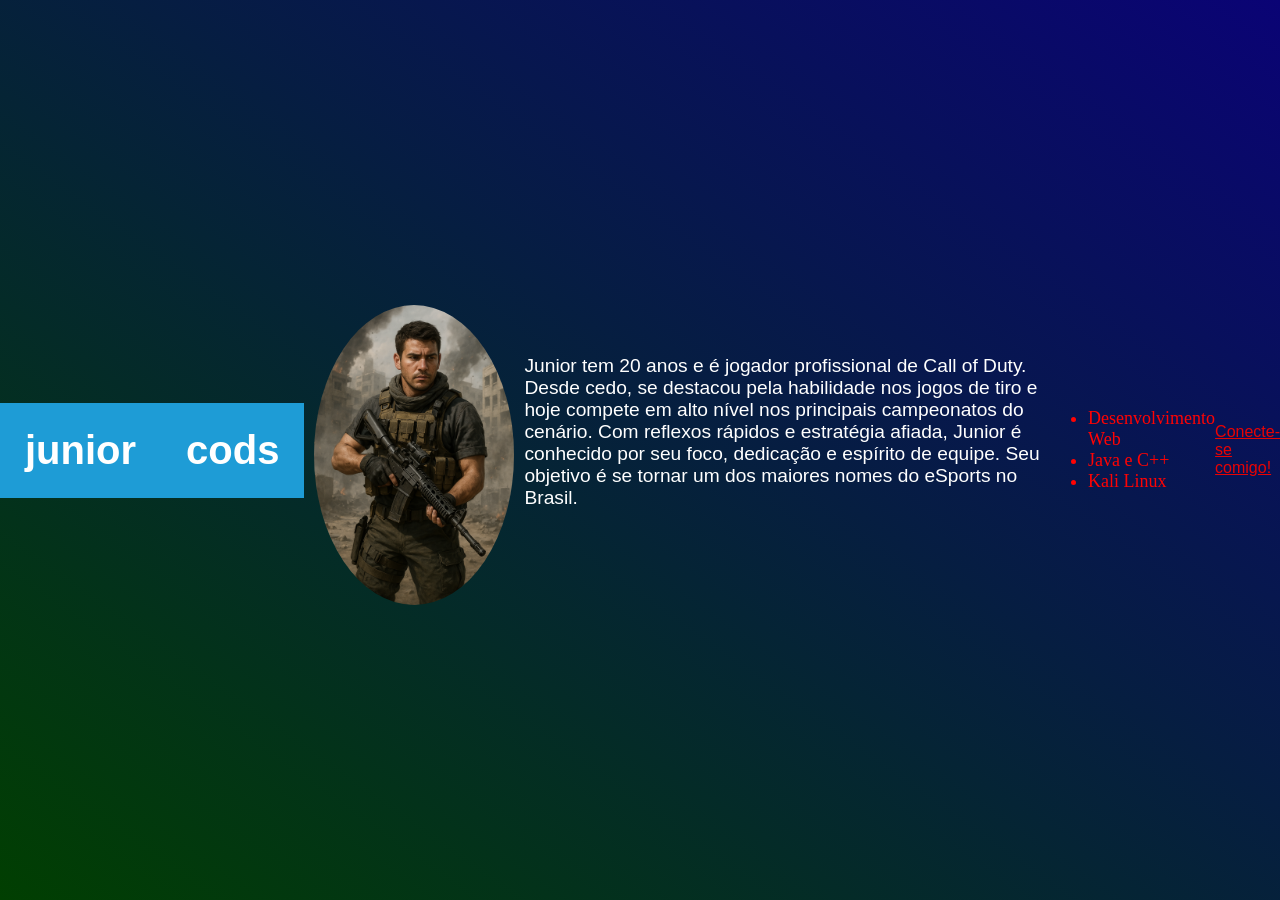
<file: html e css/l6.html>
<!DOCTYPE html>
<html lang="pt-BR">

<head>
    <meta charset="UTF-8">
    <meta name="viewport" content="width=device-width, initial-scale=1.0">
    <title>Perfil de Aluno</title>
    <link rel="stylesheet" href="style.css">
</head>

<body>
    <h1 id="titulo">junior </h1>
    <h3 id="titulo">cods</h3>
    <div class="falandosobre">
        <img src="ChatGPT Image 4 de abr. de 2025, 16_32_00.png" alt="Imagem de perfil" class="perfil">
        <p id="descricao">Junior tem 20 anos e é jogador profissional de Call of Duty. Desde cedo, se destacou pela habilidade nos jogos de tiro e hoje compete em alto nível nos principais campeonatos do cenário. Com reflexos rápidos e estratégia afiada, Junior é conhecido por seu foco, dedicação e espírito de equipe. Seu objetivo é se tornar um dos maiores nomes do eSports no Brasil.</p>
    </div>
    <ul class="habilidades">
        <li>Desenvolvimento Web</li>
        <li>Java e C++</li>
        <li>Kali Linux</li>
    </ul>
    <a href="https://linkedin.com" class="rede-social">Conecte-se comigo!</a>
</body>
    <style>
        * {
    margin: 0;
    padding: 0;
}

body {
    background-color: #1794a5;
    font-family: system-ui, -apple-system, BlinkMacSystemFont, 'Segoe UI', Roboto, Oxygen, Ubuntu, Cantarell, 'Open Sans', 'Helvetica Neue', sans-serif;
}

  #titulo {
    /* Alterar a cor e o tamanho */
    font-size: 40px;
    color: rgb(255, 255, 255);
    display: flex;
    justify-content: center;
    background-color: rgb(30, 156, 214);
    padding: 25px;
    margin: 0;
    text-shadow: #252525;
  }
  
  .falandosobre{
    display: flex;
    margin-left: 10px;
    margin-top: 10px;
  }

  .perfil {
    width: 200px;
    border-radius: 100%;
    border-color: black;
  }
  
  #descricao {
    /* Adicionar padding */
    margin-top: 40px;
    padding: 10px;
    display: flex;
    justify-content: center;
    font-family:Impact, Haettenschweiler, 'Arial Narrow Bold', sans-serif;
    color: #ffffff;
    font-size: larger;
  }
  
  .habilidades li {
    /* Estilizar os itens da lista */
    margin-left: 20px;
    font-size: 18px;
    font-family:Georgia, 'Times New Roman', Times, serif ;
    color:rgb(255, 3, 3)
  }
  
  .rede-social{
    color: rgb(233, 3, 3);
  }

  .rede-social:hover {
    /* Alterar cor ao passar o mouse */
    color: rgb(255, 145, 0);
  }
    </style>
</html>
</file>
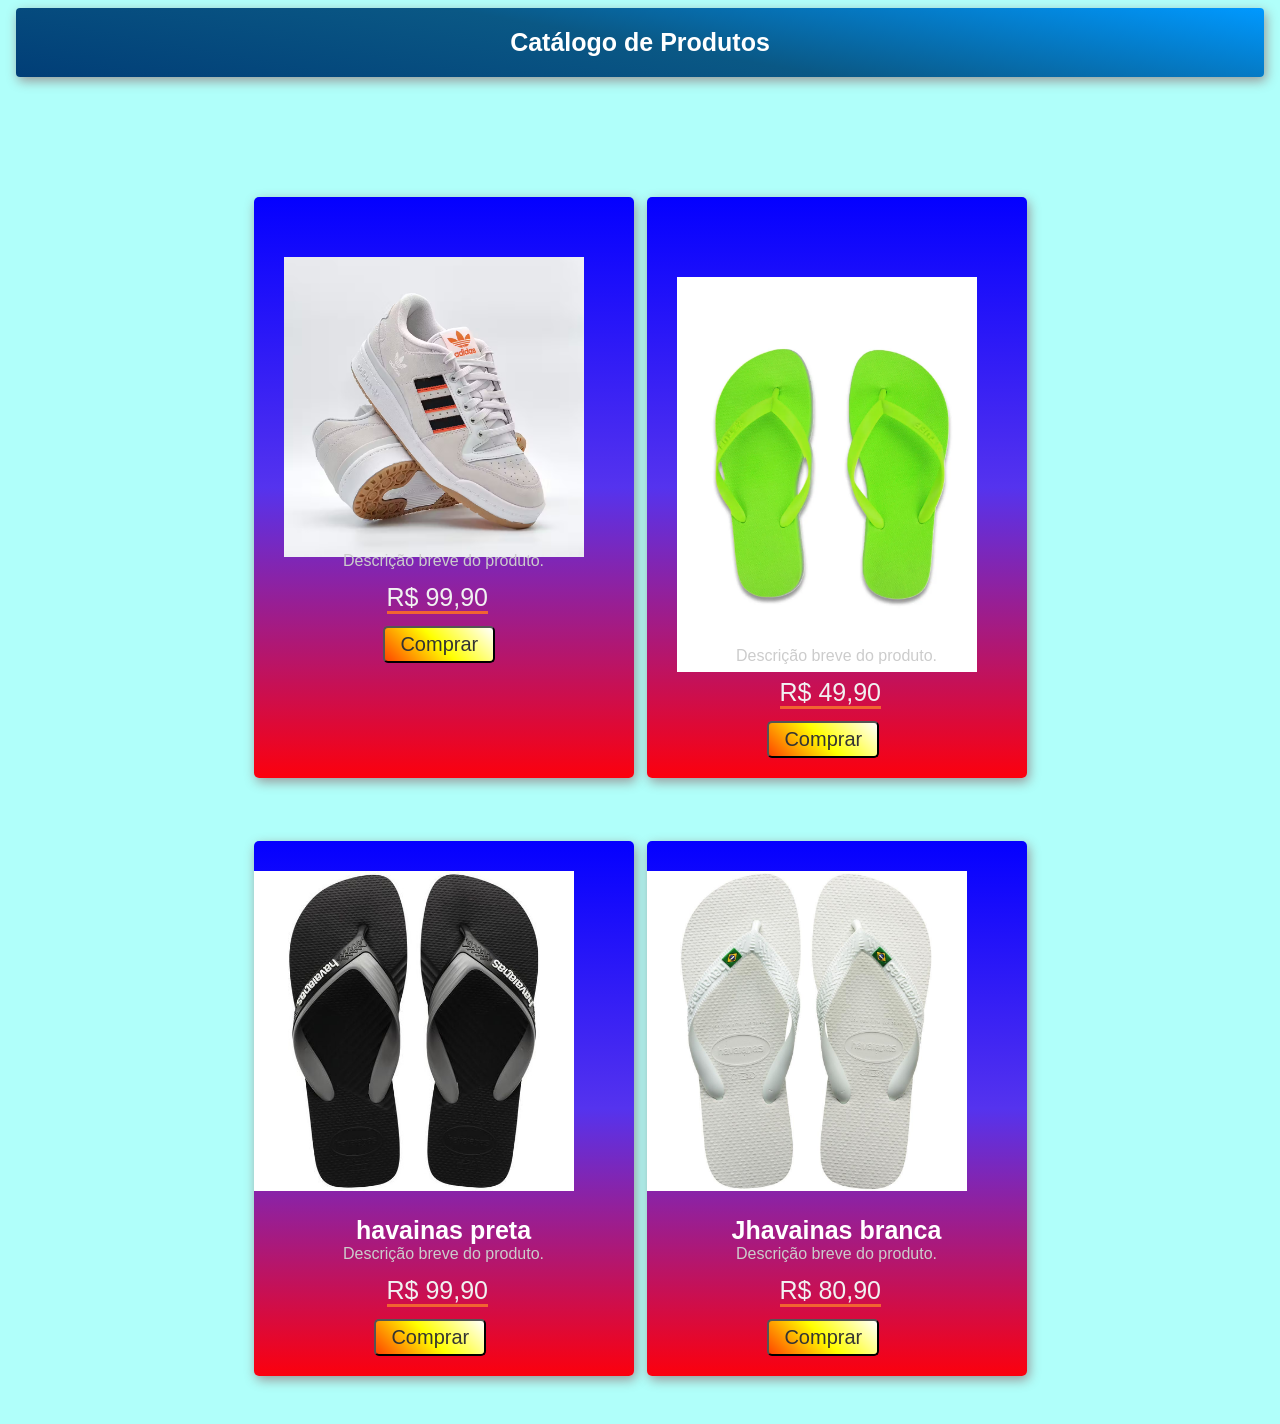
<file: html e css/lista7.html>
<!DOCTYPE html>
<html lang="pt">
<head>
    <meta charset="UTF-8">
    <meta name="viewport" content="width=device-width, initial-scale=1.0">
    <title>Catálogo de Produtos</title>
    <link rel="stylesheet" href="stylesheet.css">
</head>
<body>
    <header>
        <h1>Catálogo de Produtos</h1>
    </header>
    <main class="container">
        <div class="card" id="card-1">
            <img src="forum 84.avif" alt="Produto">
            <h2>Adidas forum </h2>
            <p>Descrição breve do produto.</p>
            <span>R$ 99,90</span>
            <button>Comprar</button>
        </div>
        <div class="card" id="card-2">
            <img src="chinelo verde.webp" alt="Produto">
            <h2>chinelo verde </h2>
            <p>Descrição breve do produto.</p>
            <span>R$ 49,90</span>
            <button>Comprar</button>
        </div>
        <div class="card" id="card-3">
            <img src="havainas preta.jpeg" alt="Produto">
            <h2>havainas preta </h2>
            <p>Descrição breve do produto.</p>
            <span>R$ 99,90</span>
            <button>Comprar</button>
        </div>
        <div class="card" id="card-4">
            <img src="havainas.jpg" alt="Produto">
            <h2>Jhavainas branca</h2>
            <p>Descrição breve do produto.</p>
            <span>R$ 80,90</span>
            <button>Comprar</button>
        </div>
    </main>
</body>
</html>
</file>
<file: listas/lista 10/style.css>
*{
    margin: 0;
    padding: 0;
    box-sizing: border-box;
}
html{
    scroll-behavior: smooth;
}

body{
    font-family: 'Gill Sans', 'Gill Sans MT', Calibri, 
    'Trebuchet MS', sans-serif;
    background-color: #fff;
}
ul{
    list-style: none;
}
a{
    text-decoration: none;
    color: #fff;
}

header{
    background-color: #c1c1c1;
    position: fixed;
    top: 0;
    left: 0;
    width: 100vw;
    height: 60px;
    box-shadow: 0 0 10px #ee3a1f;
    z-index: 2000;
}

header .toggle{
    position: absolute;
    top: 1rem;
    right: 2rem;
    font-size: 2rem;
}

.fa-bars{
    color: #ee3a1f;

}
nav{
    position: fixed;
    width: 100vw;
    height: 100vh;
    background-color: #ee3a1f;
    display: flex;
    justify-content: center;
    align-items: center;
    z-index: 1000;
    /*começa escondido*/
    transform: translateY(-120%);
    transition: transform 0.5s ease;
}

nav ul{
    display: flex;
    flex-direction: column;
    gap: 2rem;

}

nav ul li{
    text-transform: uppercase;
    color: #fff;
    text-align: center;
}

nav ul li::after{
    content: "";
    display: block;
    width: 0;
    height: 3px;
    background-color: #fff;
    transition: width 0.5s ease;
}

nav ul li:hover:after{
    width: 100%;
}

input[type="checkbox"]{
    display: none;
}

#menu-toggle:checked -nav{
    transform: translateY(0);
}

/* Sections */

main{
    padding: 2rem;
}

section{
    display: flex;
    flex-direction: column;
    position: relative;
    height: 100vh;
    text-align: center;
    border-bottom: 4px solid #ee3a1f;
    justify-content: space-evenly;
}

section h1{
    font-size: 2.2rem;
    color: #ee3a1f;
}

section h2{
    color: #ee3a1f;
    font-size: 1.6rem;
}

section p{
    text-align: justify;
    font-size: 1.2rem;
    color: #3f3d56;
}

section img{
    display: block;
    max-width: 80%;
    height: auto;
    margin:  0 auto;
    box-shadow: 30px -15px 0 #ee3a1f;
    border-top-right-radius: 20px;
}
.form-login{
    display: flex;
    flex-direction: column;
    width: 100%;
    padding: 1rem;
    height: 20%;
}

.form-login label{
    font-size: 1.2rem;
    text-align: left;
    margin: 5px 0;
}

.form-login input{
    all:unset;
    background-color: #fff;
    padding: 10px 5px;
    margin-bottom: 2rem;
    border: 3px solid #3f3d56;
    border-radius: 7px;
    box-shadow: 10px 5px 0 #ee3a1f;
}

.form-login input[type="button"]{
    width: 50%;
    margin: 0 auto;
    cursor: pointer;
}


@media(min-width:768px){
    header label{
        display: none;

    }
    nav{
        height: 60px;
        transform: translateY(0);

    }
    nav ul{
        flex-direction: row;
        font-weight: 800;
    }
    section h2{
        margin-top: 100px;
    }
    .form-login{
        max-width: 600px;
        margin: 30px auto;

    }
}

@media(min-width:1024px){
    section{
        display: grid;
        grid-template-columns: 1fr 1fr;
        grid-template-rows: 100px 1fr;
    }
    section h1,h2{
        grid-column: 1/3;
        margin-top: 0;
    }
    section h2{
        margin-top: 0;
    }
    section{
        justify-content: center;
        align-items: center;
    }

    #home p{
        text-align: center;
        font-size: 3rem;
    }
}
</file>
<file: pwI-lista-9/calculadora/style.css>
* {
            margin: 0;
            padding: 0;
            box-sizing: border-box;
            font-family: 'Segoe UI', sans-serif;
        }

        body {
            background: linear-gradient(to bottom left, rgb(10, 3, 117), rgb(1, 63, 1));
            min-height: 100vh;
            display: flex;
            justify-content: center;
            align-items: center;
        }

        .calculator {
            background-color: #e28408;
            padding: 20px;
            border-radius: 20px;
            box-shadow: 0 0 20px rgba(0,0,0,0.5);
            width: 320px;
        }

        .display {
            background-color: #2d2d2d;
            color: white;
            border-radius: 10px;
            padding: 20px;
            text-align: right;
            font-size: 2rem;
            overflow-x: auto;
        }

        .buttons {
            margin-top: 20px;
            display: grid;
            grid-template-columns: repeat(4, 1fr);
            gap: 15px;
        }

        .buttons button {
            padding: 20px;
            border: none;
            border-radius: 10px;
            background-color: #3e3e3e;
            color: white;
            font-size: 1.2rem;
            cursor: pointer;
            transition: background-color 0.2s;
        }

        .buttons button:hover {
            background-color: #575757;
        }

        .buttons .equal {
            grid-column: span 2;
            background-color: #c90a99;
            color: #13072d;
            font-weight: bold;
        }

        .buttons .equal:hover {
            background-color: #9b8aff;
        }

        .buttons .operator {
            background-color: #bf2121;
        }

        .buttons .operator:hover {
            background-color: #1d1c1c;
        }
</file>
<file: html e css/style.css>
* {
            margin: 0;
            padding: 0;
            box-sizing: border-box;
            font-family: 'Segoe UI', sans-serif;
        }

        body {
            background: linear-gradient(to bottom left, rgb(10, 3, 117), rgb(1, 63, 1));
            min-height: 100vh;
            display: flex;
            justify-content: center;
            align-items: center;
        }

        .calculator {
            background-color: #e28408;
            padding: 20px;
            border-radius: 20px;
            box-shadow: 0 0 20px rgba(0,0,0,0.5);
            width: 320px;
        }

        .display {
            background-color: #2d2d2d;
            color: white;
            border-radius: 10px;
            padding: 20px;
            text-align: right;
            font-size: 2rem;
            overflow-x: auto;
        }

        .buttons {
            margin-top: 20px;
            display: grid;
            grid-template-columns: repeat(4, 1fr);
            gap: 15px;
        }

        .buttons button {
            padding: 20px;
            border: none;
            border-radius: 10px;
            background-color: #3e3e3e;
            color: white;
            font-size: 1.2rem;
            cursor: pointer;
            transition: background-color 0.2s;
        }

        .buttons button:hover {
            background-color: #575757;
        }

        .buttons .equal {
            grid-column: span 2;
            background-color: #c90a99;
            color: #13072d;
            font-weight: bold;
        }

        .buttons .equal:hover {
            background-color: #9b8aff;
        }

        .buttons .operator {
            background-color: #bf2121;
        }

        .buttons .operator:hover {
            background-color: #1d1c1c;
        }
</file>
<file: html e css/stylesheet.css>
* {
    font-family: Arial, Helvetica, sans-serif;
    box-sizing: border-box;
}
body {
    background-color: rgba(0, 255, 242, 0.308);
}
h1 {
    font-size: 25px;
    background: linear-gradient(10deg, rgb(1, 62, 119), rgb(10, 88, 133), #0099ff);
    padding: 20px;
    text-align: center;
    color: #ffffff;
    margin: 8px;
    box-shadow: 2px 4px 12px #999;
    border-radius: 4px;
    margin-bottom: 100px
}

img {
    width: 320px;
    height: auto;

}

.container {
    display: flex;
    justify-content: center; 
    flex-wrap: wrap;
    gap: 13px;
    padding: 20px;
    max-width: 1200px;
    margin: 0 auto;
}

.card {
    width: 380px;
    border-radius: 5px;
    margin-bottom: 20px;
    box-shadow:  2px 4px 12px #999;
    background: linear-gradient(to top, rgb(252, 0, 13),#53e,#0400ff);
    padding-bottom: 40px;
    box-shadow: #53e;
}

.card:hover{
    transform: scale(1.1);
    margin:10px 30px;
    transition: 0.6s;
}

h2 {
    text-align: center;
    color: #fff;
    font-size: 25px;
}

p {
    text-align: center;
    position: relative;
    bottom: 20px;
    color: #ccc;
}

#card-3, #card-4 {
    padding-top: 30px;
    margin-top: 30px;

}

span {
    text-align: center;
    font-size: 25px;
    position: relative;
    left: 35%;
    bottom: 25px;
    color: #f1f1f1;
    border-bottom: 3px solid #f16431;
}


button {
    text-align: center;
    background: linear-gradient(45deg, #FF4500,#FFFF00, #ffff);
    font-size: 20px;
    position: relative;
    top: 20px;
    padding: 5px 15px;
    left: 15px;
    border-radius: 5px;
    box-shadow: #999;
    color:#333
}

button:hover{
    background:  linear-gradient(200deg, #FF4500,#FFFF00, #ffff);
    transition: 0.20s;
    overflow: hidden;
    transform: scale(1.2);
}

#card-1 button{
    left: 1.5rem;
}


#card-1 img, #card-2 img{
    position: relative;
    top: 60px;
    left: 30px;
    width: 300px;
}

#card-2 img {
    top: 80px
}
</file>
